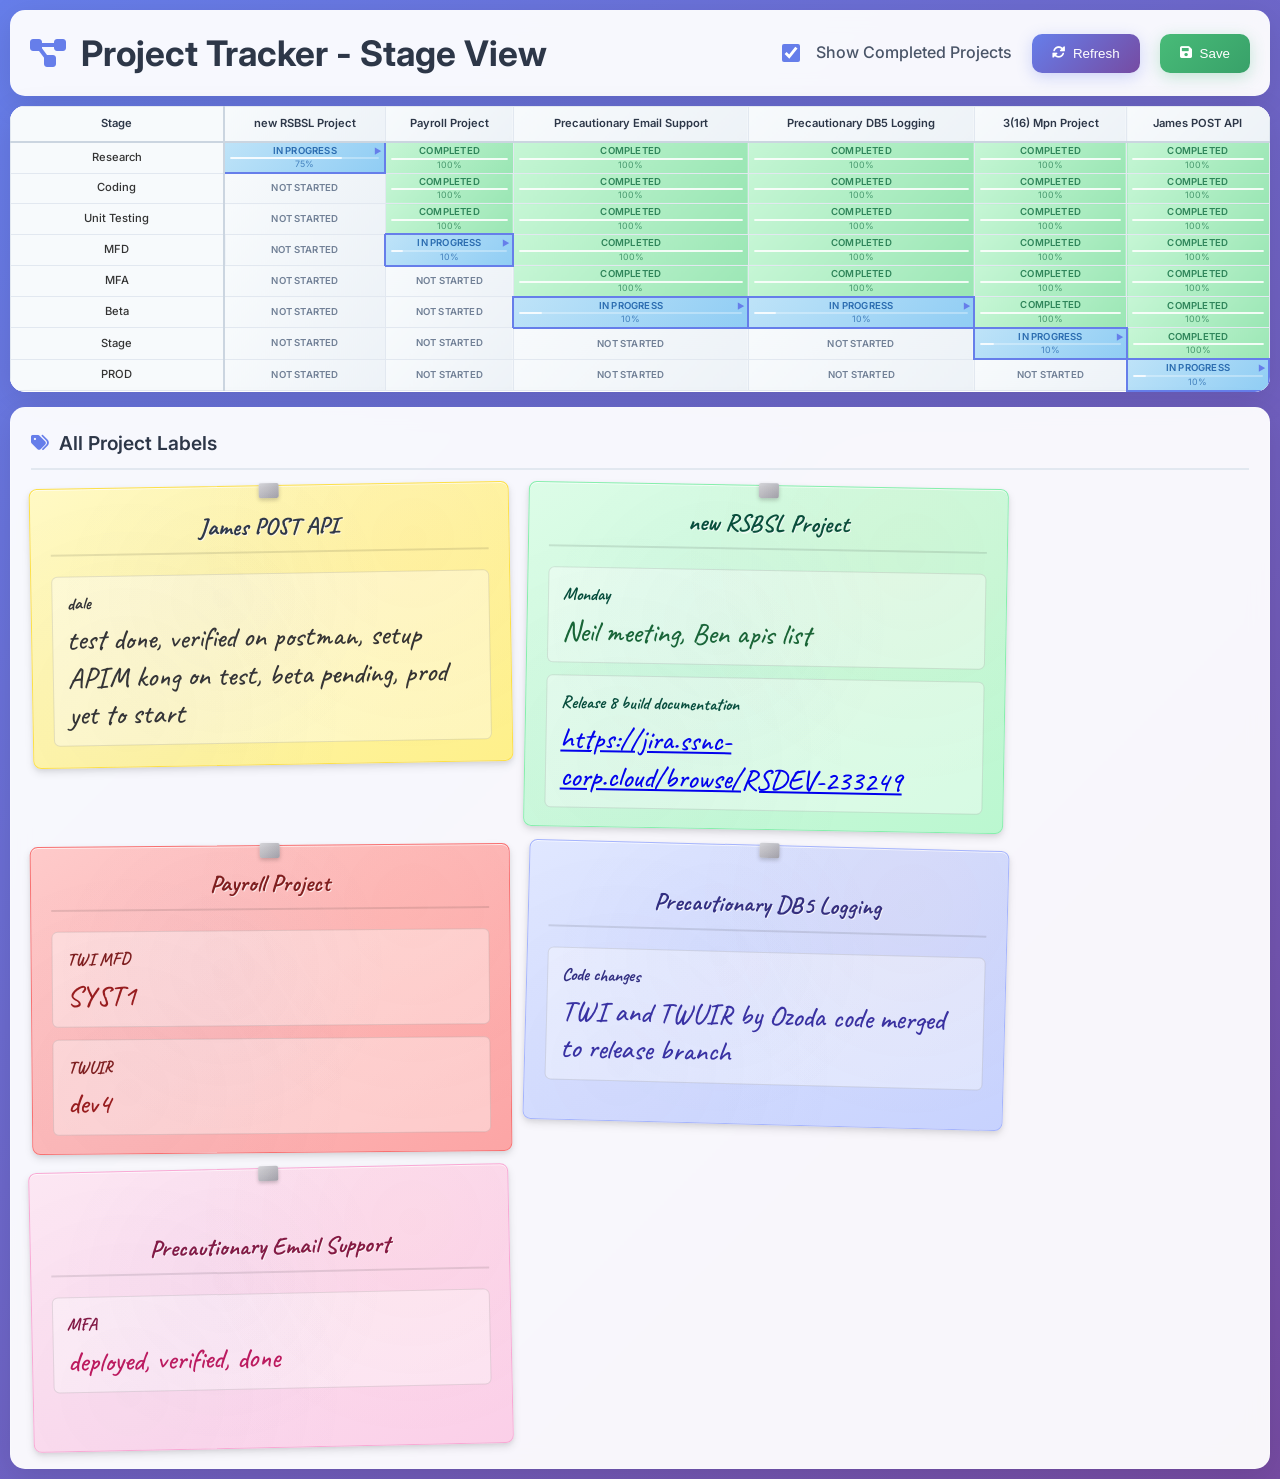
<file: index.html>
<!DOCTYPE html>
<html lang="en">
<head>
    <meta charset="UTF-8">
    <meta name="viewport" content="width=device-width, initial-scale=1.0">
    <title>Project Tracker</title>
    <link rel="stylesheet" href="styles.css">
    <link href="https://fonts.googleapis.com/css2?family=Inter:wght@300;400;500;600;700&family=Caveat:wght@400;600;700&display=swap" rel="stylesheet">
    <link rel="stylesheet" href="https://cdnjs.cloudflare.com/ajax/libs/font-awesome/6.0.0/css/all.min.css">
</head>
<body>
    <div class="container">
        <header class="header">
            <h1><i class="fas fa-project-diagram"></i> Project Tracker - Stage View</h1>
            <div class="header-info">
                <div class="filter-controls">
                    <label class="checkbox-container">
                        <input type="checkbox" id="showCompletedProjects" checked>
                        <span class="checkmark"></span>
                        Show Completed Projects
                    </label>
                </div>
                <button class="refresh-btn" onclick="loadData()">
                    <i class="fas fa-sync-alt"></i>
                    Refresh
                </button>
                <button class="save-btn" onclick="manualSave()" title="Save changes (Ctrl+S)">
                    <i class="fas fa-save"></i>
                    Save
                </button>
            </div>
        </header>

        <div class="tracker-container">
            <div class="tracker-wrapper">
                <table class="tracker-table" id="trackerTable">
                    <thead>
                        <tr id="headerRow">
                            <th class="date-column sticky-column">Stage</th>
                        </tr>
                    </thead>
                    <tbody id="tableBody">
                    </tbody>
                </table>
            </div>
        </div>

        <!-- All Project Labels Summary at Bottom -->
        <div class="main-labels-section">
            <div class="main-labels-header">
                <h3><i class="fas fa-tags"></i> All Project Labels</h3>
            </div>
            <div class="main-labels-container" id="mainLabelsContainer">
                <!-- All project labels will be populated here -->
            </div>
        </div>
    </div>

    <!-- Project Detail Modal -->
    <div id="projectModal" class="modal">
        <div class="modal-content">
            <div class="modal-header">
                <h2 id="modalProjectName">Project Details</h2>
                <span class="close" onclick="closeModal()">&times;</span>
            </div>
            <div class="modal-body">
                <div class="current-stage-info">
                    <h3>Current Active Stage: <span id="modalCurrentStage"></span></h3>
                </div>
                
                <!-- Labels Section -->
                <div class="labels-section">
                    <div class="labels-header">
                        <h3>Project Labels</h3>
                        <button class="add-label-btn" onclick="addNewLabel()">
                            <i class="fas fa-plus"></i> Add Label
                        </button>
                    </div>
                    <div class="labels-container" id="labelsContainer">
                        <!-- Labels will be populated here -->
                    </div>
                </div>
                
                <div class="stages-grid" id="modalStagesGrid">
                    <!-- Stages will be populated here -->
                </div>
            </div>
        </div>
    </div>

    <script src="script.js"></script>
</body>
</html>
</file>
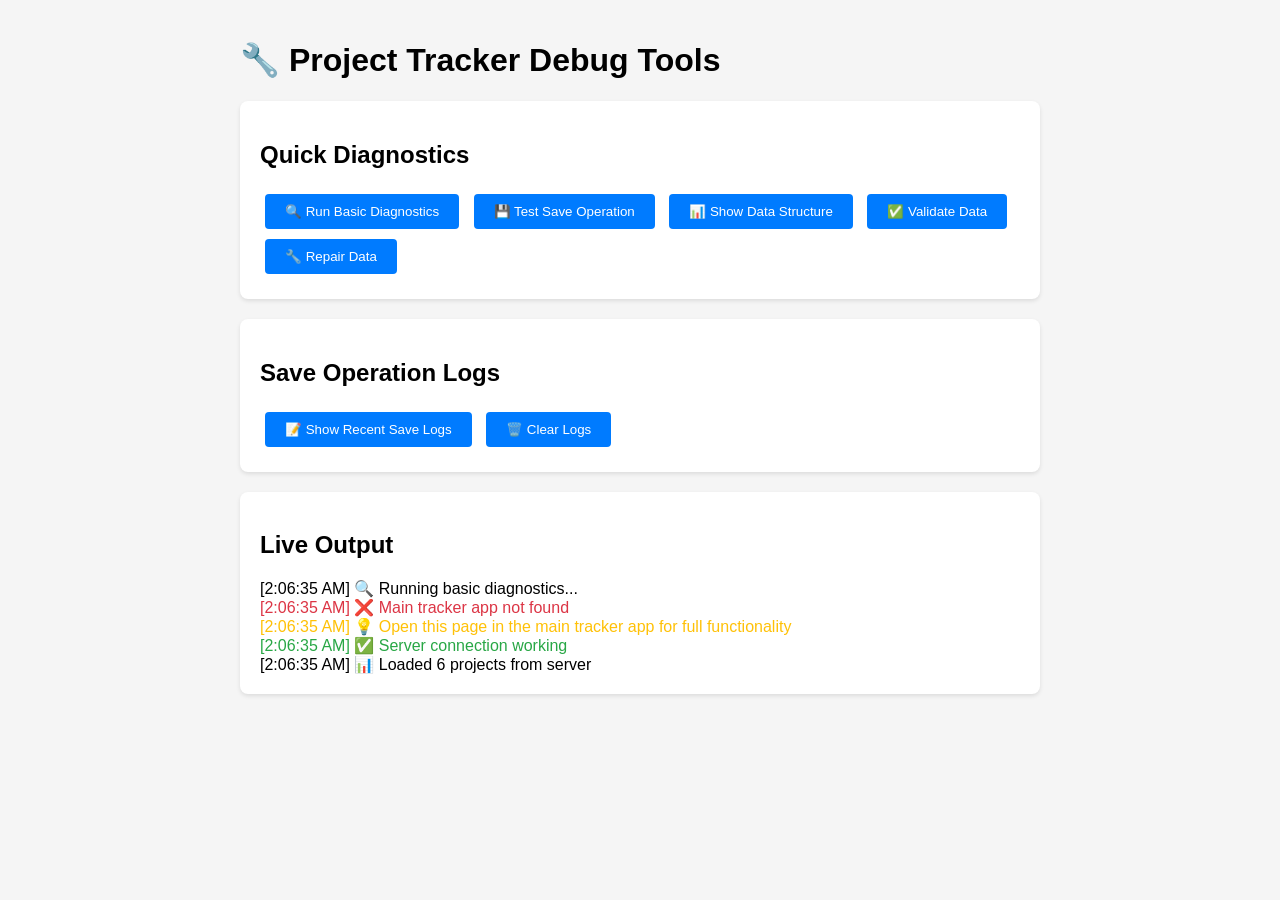
<file: debug.html>
<!DOCTYPE html>
<html lang="en">
<head>
    <meta charset="UTF-8">
    <meta name="viewport" content="width=device-width, initial-scale=1.0">
    <title>Project Tracker - Debug Tools</title>
    <style>
        body {
            font-family: Arial, sans-serif;
            max-width: 800px;
            margin: 0 auto;
            padding: 20px;
            background: #f5f5f5;
        }
        .debug-panel {
            background: white;
            border-radius: 8px;
            padding: 20px;
            margin-bottom: 20px;
            box-shadow: 0 2px 4px rgba(0,0,0,0.1);
        }
        button {
            background: #007bff;
            color: white;
            border: none;
            padding: 10px 20px;
            border-radius: 4px;
            cursor: pointer;
            margin: 5px;
        }
        button:hover {
            background: #0056b3;
        }
        .error { color: #dc3545; }
        .success { color: #28a745; }
        .warning { color: #ffc107; }
        pre {
            background: #f8f9fa;
            padding: 10px;
            border-radius: 4px;
            overflow: auto;
            max-height: 300px;
        }
    </style>
</head>
<body>
    <h1>🔧 Project Tracker Debug Tools</h1>
    
    <div class="debug-panel">
        <h2>Quick Diagnostics</h2>
        <button onclick="runBasicDiagnostics()">🔍 Run Basic Diagnostics</button>
        <button onclick="testSaveOperation()">💾 Test Save Operation</button>
        <button onclick="showDataStructure()">📊 Show Data Structure</button>
        <button onclick="validateData()">✅ Validate Data</button>
        <button onclick="repairData()">🔧 Repair Data</button>
    </div>
    
    <div class="debug-panel">
        <h2>Save Operation Logs</h2>
        <button onclick="showSaveLogs()">📝 Show Recent Save Logs</button>
        <button onclick="clearLogs()">🗑️ Clear Logs</button>
        <div id="logsOutput"></div>
    </div>
    
    <div class="debug-panel">
        <h2>Live Output</h2>
        <div id="output"></div>
    </div>

    <script>
        let output = document.getElementById('output');
        let logsOutput = document.getElementById('logsOutput');
        
        function log(message, type = 'info') {
            const timestamp = new Date().toLocaleTimeString();
            const className = type === 'error' ? 'error' : type === 'success' ? 'success' : type === 'warning' ? 'warning' : '';
            output.innerHTML += `<div class="${className}">[${timestamp}] ${message}</div>`;
            output.scrollTop = output.scrollHeight;
            
            // Also log to console
            console.log(`[Debug] ${message}`);
        }
        
        function clearOutput() {
            output.innerHTML = '';
        }
        
        async function runBasicDiagnostics() {
            clearOutput();
            log('🔍 Running basic diagnostics...');
            
            // Check if main app is loaded
            if (typeof window.parent !== 'undefined' && window.parent.tracker) {
                log('✅ Main tracker app is loaded', 'success');
                const tracker = window.parent.tracker;
                
                log(`📊 Projects: ${tracker.data ? tracker.data.projects.length : 'N/A'}`);
                log(`🎯 Current project: ${tracker.currentProject ? tracker.currentProject.name : 'None'}`);
                log(`💾 Unsaved changes: ${tracker.unsavedChanges ? 'Yes' : 'No'}`);
                
            } else {
                log('❌ Main tracker app not found', 'error');
                log('💡 Open this page in the main tracker app for full functionality', 'warning');
            }
            
            // Test server connection
            try {
                const response = await fetch('/data.json?t=' + Date.now());
                if (response.ok) {
                    log('✅ Server connection working', 'success');
                    const data = await response.json();
                    log(`📊 Loaded ${data.projects.length} projects from server`);
                } else {
                    log(`❌ Server returned error: ${response.status}`, 'error');
                }
            } catch (error) {
                log(`❌ Server connection failed: ${error.message}`, 'error');
            }
        }
        
        async function testSaveOperation() {
            clearOutput();
            log('💾 Testing save operation...');
            
            if (window.parent && window.parent.tracker) {
                const tracker = window.parent.tracker;
                
                try {
                    const success = await tracker.saveDataWithBackup();
                    if (success) {
                        log('✅ Save operation successful', 'success');
                    } else {
                        log('❌ Save operation failed', 'error');
                    }
                } catch (error) {
                    log(`💥 Save operation threw error: ${error.message}`, 'error');
                }
            } else {
                log('❌ Tracker not available', 'error');
            }
        }
        
        function showDataStructure() {
            clearOutput();
            log('📊 Current data structure:');
            
            if (window.parent && window.parent.tracker && window.parent.tracker.data) {
                const data = window.parent.tracker.data;
                output.innerHTML += '<pre>' + JSON.stringify(data, null, 2) + '</pre>';
            } else {
                log('❌ No data available', 'error');
            }
        }
        
        function validateData() {
            clearOutput();
            log('✅ Validating data structure...');
            
            if (window.parent && window.parent.validateDataStructure) {
                window.parent.validateDataStructure();
                log('✅ Validation complete - check console for details', 'success');
            } else {
                log('❌ Validation function not available', 'error');
            }
        }
        
        function repairData() {
            clearOutput();
            log('🔧 Attempting data repair...');
            
            if (window.parent && window.parent.forceDataRepair) {
                window.parent.forceDataRepair();
                log('🔧 Repair complete - check console for details', 'success');
            } else {
                log('❌ Repair function not available', 'error');
            }
        }
        
        function showSaveLogs() {
            logsOutput.innerHTML = '';
            
            try {
                const logs = JSON.parse(localStorage.getItem('tracker_save_logs') || '[]');
                if (logs.length === 0) {
                    logsOutput.innerHTML = '<p>No save logs found.</p>';
                } else {
                    logsOutput.innerHTML = '<pre>' + JSON.stringify(logs, null, 2) + '</pre>';
                }
            } catch (error) {
                logsOutput.innerHTML = `<p class="error">Error loading logs: ${error.message}</p>`;
            }
        }
        
        function clearLogs() {
            localStorage.removeItem('tracker_save_logs');
            logsOutput.innerHTML = '<p>Logs cleared.</p>';
        }
        
        // Auto-run diagnostics on load
        setTimeout(runBasicDiagnostics, 1000);
    </script>
</body>
</html>
</file>
<file: styles.css>
* {
    margin: 0;
    padding: 0;
    box-sizing: border-box;
}

body {
    font-family: 'Inter', -apple-system, BlinkMacSystemFont, 'Segoe UI', Roboto, Oxygen, Ubuntu, Cantarell, sans-serif;
    background: linear-gradient(135deg, #667eea 0%, #764ba2 100%);
    min-height: 100vh;
    color: #333;
    line-height: 1.6;
}

.container {
    max-width: 100%;
    margin: 0 auto;
    padding: 10px;
    min-height: 100vh;
    display: flex;
    flex-direction: column;
}

.header {
    background: rgba(255, 255, 255, 0.95);
    backdrop-filter: blur(10px);
    border-radius: 15px;
    padding: 15px 20px;
    margin-bottom: 10px;
    box-shadow: 0 8px 32px rgba(0, 0, 0, 0.1);
    display: flex;
    justify-content: space-between;
    align-items: center;
    flex-wrap: wrap;
    gap: 15px;
    flex-shrink: 0;
}

.header h1 {
    font-size: 2.2rem;
    font-weight: 700;
    color: #2d3748;
    display: flex;
    align-items: center;
    gap: 15px;
}

.header h1 i {
    color: #667eea;
    font-size: 2rem;
}

.header-info {
    display: flex;
    align-items: center;
    gap: 20px;
    flex-wrap: wrap;
}

.filter-controls {
    display: flex;
    align-items: center;
    gap: 15px;
}

.checkbox-container {
    display: flex;
    align-items: center;
    gap: 8px;
    cursor: pointer;
    font-weight: 500;
    color: #4a5568;
    user-select: none;
}

.checkbox-container input[type="checkbox"] {
    width: 18px;
    height: 18px;
    cursor: pointer;
    accent-color: #667eea;
}

.checkbox-container:hover {
    color: #667eea;
}

.refresh-btn {
    background: linear-gradient(135deg, #667eea, #764ba2);
    color: white;
    border: none;
    padding: 12px 20px;
    border-radius: 10px;
    cursor: pointer;
    font-weight: 500;
    display: flex;
    align-items: center;
    gap: 8px;
    transition: all 0.3s ease;
    box-shadow: 0 4px 15px rgba(102, 126, 234, 0.3);
}

.refresh-btn:hover {
    transform: translateY(-2px);
    box-shadow: 0 6px 20px rgba(102, 126, 234, 0.4);
}

.refresh-btn:active {
    transform: translateY(0);
}

.save-btn {
    background: linear-gradient(135deg, #48bb78, #38a169);
    color: white;
    border: none;
    padding: 12px 20px;
    border-radius: 10px;
    cursor: pointer;
    font-weight: 500;
    display: flex;
    align-items: center;
    gap: 8px;
    transition: all 0.3s ease;
    box-shadow: 0 4px 15px rgba(72, 187, 120, 0.3);
}

.save-btn:hover {
    transform: translateY(-2px);
    box-shadow: 0 6px 20px rgba(72, 187, 120, 0.4);
}

.save-btn:active {
    transform: translateY(0);
}

.save-btn:disabled {
    background: #a0aec0;
    cursor: not-allowed;
    transform: none;
    box-shadow: none;
}

.tracker-container {
    background: rgba(255, 255, 255, 0.95);
    backdrop-filter: blur(10px);
    border-radius: 15px;
    box-shadow: 0 8px 32px rgba(0, 0, 0, 0.1);
    overflow: hidden;
    flex: 1;
    display: flex;
    flex-direction: column;
}

.tracker-wrapper {
    overflow-x: auto;
    overflow-y: auto;
    flex: 1;
    scrollbar-width: thin;
    scrollbar-color: #cbd5e0 #f7fafc;
}

.tracker-wrapper::-webkit-scrollbar {
    width: 8px;
    height: 8px;
}

.tracker-wrapper::-webkit-scrollbar-track {
    background: #f7fafc;
}

.tracker-wrapper::-webkit-scrollbar-thumb {
    background: #cbd5e0;
    border-radius: 4px;
}

.tracker-wrapper::-webkit-scrollbar-thumb:hover {
    background: #a0aec0;
}

.tracker-table {
    width: 100%;
    border-collapse: collapse;
    min-width: 800px;
    background: white;
}

.tracker-table th,
.tracker-table td {
    padding: 3px 5px;
    text-align: center;
    border: 1px solid #e2e8f0;
    position: relative;
    min-width: 90px;
    font-size: 0.7rem;
    height: 30px;
    vertical-align: middle;
}

.tracker-table th {
    background: linear-gradient(135deg, #f7fafc, #edf2f7);
    font-weight: 600;
    color: #2d3748;
    position: sticky;
    top: 0;
    z-index: 10;
    border-bottom: 2px solid #cbd5e0;
    height: 35px;
}

.sticky-column {
    position: sticky;
    left: 0;
    z-index: 20;
    background: #f7fafc !important;
    min-width: 150px !important;
    border-right: 2px solid #cbd5e0 !important;
}

.date-cell {
    font-weight: 500;
    background: #f7fafc;
    border-right: 2px solid #cbd5e0;
    position: sticky;
    left: 0;
    z-index: 5;
}

.date-cell.current-date {
    background: linear-gradient(135deg, #667eea, #764ba2);
    color: white;
    font-weight: 700;
    box-shadow: 0 0 20px rgba(102, 126, 234, 0.3);
    position: relative;
}

@keyframes pulse {
    0%, 100% { transform: scale(1); }
    50% { transform: scale(1.02); }
}

.project-header {
    background: linear-gradient(135deg, #4fd1c7, #0891b2);
    color: white;
    font-weight: 600;
    border-bottom: 2px solid #0891b2;
}

.platform-header {
    background: linear-gradient(135deg, #f093fb, #f5576c);
    color: white;
    font-weight: 500;
    font-size: 0.8rem;
}

.status-cell {
    position: relative;
    cursor: pointer;
    transition: all 0.3s ease;
    border: 2px solid transparent;
}

.status-cell:hover {
    transform: scale(1.05);
    border-color: #667eea;
    box-shadow: 0 4px 15px rgba(0, 0, 0, 0.1);
}

.status-cell.not-started {
    background: linear-gradient(135deg, #f7fafc, #edf2f7);
    color: #718096;
}

.status-cell.pending {
    background: linear-gradient(135deg, #fed7d7, #feb2b2);
    color: #c53030;
}

.status-cell.in-progress {
    background: linear-gradient(135deg, #bee3f8, #90cdf4);
    color: #2b6cb0;
}

.status-cell.completed {
    background: linear-gradient(135deg, #c6f6d5, #9ae6b4);
    color: #2f855a;
}

.status-cell.current-stage {
    border: 2px solid #667eea;
    box-shadow: 0 0 15px rgba(102, 126, 234, 0.3);
    background: linear-gradient(135deg, #bee3f8, #90cdf4) !important;
    position: relative;
}

.status-cell.current-stage::before {
    content: '▶';
    position: absolute;
    top: 2px;
    right: 2px;
    color: #667eea;
    font-size: 8px;
    font-weight: bold;
}

@keyframes starPulse {
    0%, 100% { transform: scale(1); }
    50% { transform: scale(1.2); }
}

@keyframes highlight {
    0%, 100% { box-shadow: 0 0 20px rgba(102, 126, 234, 0.4); }
    50% { box-shadow: 0 0 30px rgba(102, 126, 234, 0.6); }
}

.progress-bar {
    width: 100%;
    height: 2px;
    background: rgba(255, 255, 255, 0.3);
    border-radius: 1px;
    margin-top: 1px;
    overflow: hidden;
}

.progress-fill {
    height: 100%;
    background: rgba(255, 255, 255, 0.8);
    border-radius: 2px;
    transition: width 0.3s ease;
}

.status-text {
    font-weight: 600;
    font-size: 0.6rem;
    text-transform: uppercase;
    letter-spacing: 0.2px;
    line-height: 1.1;
}

.progress-text {
    font-size: 0.55rem;
    margin-top: 1px;
    opacity: 0.8;
    line-height: 1;
}

/* Modal Styles */
.modal {
    display: none;
    position: fixed;
    z-index: 1000;
    left: 0;
    top: 0;
    width: 100%;
    height: 100%;
    background-color: rgba(0, 0, 0, 0.5);
    backdrop-filter: blur(5px);
}

.modal-content {
    background: white;
    margin: 5% auto;
    padding: 0;
    border-radius: 15px;
    width: 90%;
    max-width: 800px;
    box-shadow: 0 20px 60px rgba(0, 0, 0, 0.3);
    animation: modalSlideIn 0.3s ease;
}

@keyframes modalSlideIn {
    from {
        opacity: 0;
        transform: translateY(-50px);
    }
    to {
        opacity: 1;
        transform: translateY(0);
    }
}

/* Modal Header Controls */
.modal-header {
    display: flex;
    justify-content: space-between;
    align-items: center;
    padding: 20px 30px;
    border-bottom: 1px solid #e2e8f0;
    background: linear-gradient(135deg, #f7fafc, #edf2f7);
}

.modal-header h2 {
    margin: 0;
    color: #2d3748;
    flex: 1;
}

.modal-header-controls {
    display: flex;
    align-items: center;
    gap: 15px;
}

.close {
    color: white;
    font-size: 28px;
    font-weight: bold;
    cursor: pointer;
    transition: all 0.3s ease;
    width: 30px;
    height: 30px;
    display: flex;
    align-items: center;
    justify-content: center;
    border-radius: 50%;
    background: rgba(255, 255, 255, 0.1);
}

.close:hover,
.close:focus {
    background: rgba(255, 255, 255, 0.2);
    transform: scale(1.1);
}

.modal-body {
    padding: 30px;
}

.current-stage-info {
    background: linear-gradient(135deg, #f7fafc, #edf2f7);
    border-radius: 10px;
    padding: 20px;
    margin-bottom: 30px;
    border-left: 5px solid #667eea;
}

.current-stage-info h3 {
    margin: 0;
    color: #2d3748;
    font-size: 1.2rem;
}

.current-stage-info span {
    color: #667eea;
    font-weight: 700;
}

/* Labels Section */
.labels-section {
    background: #f8fafc;
    border-radius: 12px;
    padding: 20px;
    margin-bottom: 25px;
    border: 1px solid #e2e8f0;
}

.labels-header {
    display: flex;
    justify-content: space-between;
    align-items: center;
    margin-bottom: 15px;
}

.labels-header h3 {
    margin: 0;
    color: #2d3748;
    font-size: 1.1rem;
}

.add-label-btn {
    background: linear-gradient(135deg, #667eea, #764ba2);
    color: white;
    border: none;
    padding: 8px 15px;
    border-radius: 8px;
    cursor: pointer;
    font-size: 0.85rem;
    font-weight: 500;
    display: flex;
    align-items: center;
    gap: 6px;
    transition: all 0.3s ease;
}

.add-label-btn:hover {
    transform: translateY(-1px);
    box-shadow: 0 4px 12px rgba(102, 126, 234, 0.3);
}

.labels-container {
    display: flex;
    flex-direction: column;
    gap: 12px;
}

.label-item {
    display: flex;
    flex-direction: column;
    gap: 8px;
    background: white;
    padding: 12px 15px;
    border-radius: 8px;
    border: 1px solid #e2e8f0;
    transition: all 0.2s ease;
    font-size: 0.85rem;
    width: 100%;
}

.label-item:hover {
    border-color: #667eea;
    box-shadow: 0 2px 8px rgba(102, 126, 234, 0.1);
}

/* Label editing state */
.label-item.editing {
    background: #f8fafc;
    border: 2px solid #667eea;
    box-shadow: 0 4px 12px rgba(102, 126, 234, 0.15);
}

.label-item.editing .label-input {
    width: 100%;
    margin-bottom: 8px;
}

.label-item.editing .label-input.label-key {
    max-width: none;
    width: 100%;
}

.label-item.editing .label-actions {
    margin-top: 8px;
    justify-content: flex-end;
}

.label-input {
    flex: 1;
    border: 1px solid #e2e8f0;
    border-radius: 6px;
    padding: 8px 12px;
    font-size: 0.9rem;
    transition: border-color 0.2s ease;
}

.label-input:focus {
    outline: none;
    border-color: #667eea;
    box-shadow: 0 0 0 3px rgba(102, 126, 234, 0.1);
}

.label-input.label-key {
    max-width: 150px;
}

.label-actions {
    display: flex;
    gap: 6px;
    justify-content: flex-end;
    margin-top: 4px;
}

.label-btn {
    background: none;
    border: none;
    cursor: pointer;
    padding: 4px;
    border-radius: 3px;
    font-size: 0.75rem;
    transition: all 0.2s ease;
}

.label-btn.save {
    color: #38a169;
}

.label-btn.save:hover {
    background: #f0fff4;
}

.label-btn.edit {
    color: #3182ce;
}

.label-btn.edit:hover {
    background: #ebf8ff;
}

.label-btn.delete {
    color: #e53e3e;
}

.label-btn.delete:hover {
    background: #fed7d7;
}

.label-btn.cancel {
    color: #718096;
}

.label-btn.cancel:hover {
    background: #f7fafc;
}

.label-display {
    display: flex;
    flex-direction: column;
    gap: 4px;
    flex: 1;
}

.label-key-display {
    font-weight: 600;
    color: #2d3748;
    font-size: 0.9rem;
}

.label-value-display {
    color: #4a5568;
    word-break: break-all;
    font-size: 0.85rem;
    padding: 4px 8px;
    background: #f8fafc;
    border-radius: 4px;
    border: 1px solid #e2e8f0;
}

.label-value-display a {
    color: #667eea;
    text-decoration: none;
}

.label-value-display a:hover {
    text-decoration: underline;
}

.stages-grid {
    display: grid;
    grid-template-columns: repeat(auto-fit, minmax(200px, 1fr));
    gap: 10px;
    margin-top: 15px;
}

.stage-card {
    background: #f7fafc;
    border: 1px solid #e2e8f0;
    border-radius: 8px;
    padding: 10px;
    transition: all 0.3s ease;
    font-size: 0.85rem;
}

.stage-card:hover {
    transform: translateY(-2px);
    box-shadow: 0 4px 12px rgba(0, 0, 0, 0.1);
}

.stage-card.current-stage {
    border-color: #667eea;
    background: linear-gradient(135deg, #667eea, #764ba2);
    color: white;
}

.stage-card.current-stage .stage-header .stage-name {
    color: white;
    font-weight: 600;
}

.stage-card.completed {
    border-color: #48bb78;
    background: linear-gradient(135deg, #f0fff4, #c6f6d5);
}

.stage-card.in-progress {
    border-color: #ed8936;
    background: linear-gradient(135deg, #fffaf0, #fbd38d);
}

.stage-header {
    display: flex;
    justify-content: space-between;
    align-items: center;
    margin-bottom: 6px;
}

.stage-header-left {
    display: flex;
    flex-direction: column;
    align-items: flex-start;
    gap: 2px;
    flex: 1;
}

.stage-checkbox-container {
    display: flex;
    align-items: center;
    justify-content: flex-end;
}

/* Stage Done Checkbox Styles */
.stage-done-checkbox {
    display: flex;
    align-items: center;
    gap: 4px;
    cursor: pointer;
    font-size: 0.7rem;
    color: #4a5568;
    font-weight: 500;
    transition: all 0.3s ease;
    padding: 3px 6px;
    border-radius: 4px;
    background: rgba(255, 255, 255, 0.8);
    border: 1px solid #e2e8f0;
    user-select: none;
}

.stage-done-checkbox:hover {
    background: rgba(102, 126, 234, 0.1);
    border-color: rgba(102, 126, 234, 0.3);
    color: #667eea;
    transform: translateY(-1px);
    box-shadow: 0 2px 8px rgba(102, 126, 234, 0.15);
}

.stage-done-checkbox input[type="checkbox"] {
    width: 12px;
    height: 12px;
    margin: 0;
    cursor: pointer;
    accent-color: #48bb78;
    border-radius: 3px;
}

.stage-done-checkbox input[type="checkbox"]:checked {
    accent-color: #48bb78;
}

.stage-checkmark {
    display: none; /* Using native checkbox for now */
}

.checkbox-label {
    font-size: 0.65rem;
    white-space: nowrap;
    font-weight: 500;
}

/* Checked state styling */
.stage-done-checkbox input[type="checkbox"]:checked ~ .checkbox-label {
    color: #48bb78;
    font-weight: 600;
}

/* Current stage styling */
.stage-card.current-stage .stage-done-checkbox {
    background: rgba(255, 255, 255, 0.9);
    border-color: rgba(255, 255, 255, 0.5);
    color: #2d3748;
}

.stage-card.current-stage .stage-done-checkbox:hover {
    background: white;
    border-color: #667eea;
    color: #667eea;
}

/* Completed stage styling */
.stage-card.completed .stage-done-checkbox {
    background: rgba(72, 187, 120, 0.1);
    border-color: rgba(72, 187, 120, 0.3);
    color: #38a169;
}

.stage-card.completed .stage-done-checkbox input[type="checkbox"]:checked ~ .checkbox-label {
    color: #38a169;
    font-weight: 600;
}

/* Responsive adjustments for stage checkboxes */
@media (max-width: 768px) {
    .stage-done-checkbox {
        font-size: 0.7rem;
        padding: 3px 6px;
        gap: 4px;
    }
    
    .stage-done-checkbox input[type="checkbox"] {
        width: 12px;
        height: 12px;
    }
    
    .checkbox-label {
        font-size: 0.7rem;
    }
}

/* Responsive Design */
@media (max-width: 768px) {
    .container {
        padding: 15px;
    }
    
    .header {
        padding: 20px;
        flex-direction: column;
        text-align: center;
    }
    
    .header h1 {
        font-size: 1.8rem;
    }
    
    .tracker-table th,
    .tracker-table td {
        padding: 10px 8px;
        min-width: 100px;
        font-size: 0.9rem;
    }
}

@media (max-width: 480px) {
    .header h1 {
        font-size: 1.5rem;
    }
    
    .tracker-table th,
    .tracker-table td {
        padding: 8px 6px;
        min-width: 80px;
        font-size: 0.8rem;
    }
    
    .status-text {
        font-size: 0.75rem;
    }
    
    .progress-text {
        font-size: 0.7rem;
    }
}

/* Loading Animation */
.loading {
    display: flex;
    justify-content: center;
    align-items: center;
    height: 200px;
    font-size: 1.2rem;
    color: #667eea;
}

.loading::after {
    content: '';
    width: 20px;
    height: 20px;
    border: 2px solid #667eea;
    border-top: 2px solid transparent;
    border-radius: 50%;
    margin-left: 10px;
    animation: spin 1s linear infinite;
}

@keyframes spin {
    0% { transform: rotate(0deg); }
    100% { transform: rotate(360deg); }
}

/* Close button adjustments */
.modal-header .close {
    font-size: 1.5rem;
    font-weight: 300;
    color: #a0aec0;
    cursor: pointer;
    padding: 4px 8px;
    border-radius: 4px;
    transition: all 0.3s ease;
    display: flex;
    align-items: center;
    justify-content: center;
    width: 32px;
    height: 32px;
}

.modal-header .close:hover {
    color: #e53e3e;
    background: rgba(229, 62, 62, 0.1);
    transform: scale(1.1);
}

/* Stage Name and Status Styles */
.stage-name {
    font-weight: 600;
    font-size: 0.8rem;
    color: #2d3748;
    margin: 0;
}

.stage-status {
    padding: 2px 6px;
    border-radius: 4px;
    font-size: 0.65rem;
    font-weight: 600;
    text-transform: uppercase;
    letter-spacing: 0.3px;
    margin: 0;
}

.stage-status.completed {
    background: #48bb78;
    color: white;
}

.stage-status.in-progress {
    background: #ed8936;
    color: white;
}

.stage-status.not-started {
    background: #a0aec0;
    color: white;
}

.stage-status.pending {
    background: #ecc94b;
    color: white;
}

/* Stage Progress Styles */
.stage-progress {
    margin: 6px 0;
}

.stage-progress-bar {
    width: 100%;
    height: 6px;
    background: #e2e8f0;
    border-radius: 3px;
    overflow: hidden;
    margin-bottom: 3px;
}

.stage-progress-fill {
    height: 100%;
    transition: width 0.3s ease;
    border-radius: 3px;
}

.stage-progress-fill.completed {
    background: linear-gradient(90deg, #48bb78, #38a169);
}

.stage-progress-fill.in-progress {
    background: linear-gradient(90deg, #ed8936, #dd6b20);
}

.stage-progress-fill.pending {
    background: linear-gradient(90deg, #ecc94b, #d69e2e);
}

.stage-progress-text {
    display: flex;
    justify-content: space-between;
    font-size: 0.7rem;
    color: #4a5568;
}

.stage-card.current-stage .stage-progress-text {
    color: rgba(255, 255, 255, 0.9);
}

.stage-updated {
    font-size: 0.65rem;
    color: #718096;
    margin-top: 6px;
    font-style: italic;
}

.stage-card.current-stage .stage-updated {
    color: rgba(255, 255, 255, 0.8);
}

/* Main Screen Labels Section - Sticky Notes Style */
.main-labels-section {
    background: rgba(255, 255, 255, 0.95);
    backdrop-filter: blur(10px);
    border-radius: 15px;
    padding: 20px;
    margin-top: 15px;
    box-shadow: 0 8px 32px rgba(0, 0, 0, 0.1);
    border: 1px solid rgba(255, 255, 255, 0.2);
}

.main-labels-header {
    display: flex;
    align-items: center;
    margin-bottom: 15px;
    padding-bottom: 10px;
    border-bottom: 2px solid #e2e8f0;
}

.main-labels-header h3 {
    margin: 0;
    color: #2d3748;
    font-size: 1.2rem;
    font-weight: 600;
    display: flex;
    align-items: center;
    gap: 10px;
}

.main-labels-header i {
    color: #667eea;
    font-size: 1.1rem;
}

.main-labels-container {
    display: flex;
    flex-wrap: wrap;
    gap: 15px;
    justify-content: flex-start;
    align-items: flex-start;
}

.project-labels-group {
    display: contents; /* This makes the group transparent, allowing children to flow directly into parent flex container */
}

.project-name-header {
    display: none; /* Hide project names outside sticky notes */
}

.project-name-header::before {
    display: none; /* Hide project folder icon */
}

.project-labels-list {
    display: contents; /* This makes the list transparent, allowing sticky notes to flow directly */
}

.simple-label-item {
    background: linear-gradient(145deg, #fff9c4, #fef08a);
    border: 1px solid #fde047;
    border-radius: 8px;
    padding: 18px 20px;
    box-shadow: 
        0 4px 8px rgba(0, 0, 0, 0.1),
        0 2px 4px rgba(0, 0, 0, 0.06),
        inset 0 1px 0 rgba(255, 255, 255, 0.7);
    position: relative;
    transform: rotate(-1deg);
    transition: all 0.3s ease;
    min-height: 120px;
    width: 250px;
    flex-shrink: 0;
    display: flex;
    flex-direction: column;
    justify-content: center;
    font-family: 'Caveat', cursive, sans-serif;
    cursor: pointer;
    animation: stickyNoteFloat 6s ease-in-out infinite;
    --rotation: -1deg;
}

.simple-label-item:nth-child(2n) {
    background: linear-gradient(145deg, #dcfce7, #bbf7d0);
    border-color: #86efac;
    transform: rotate(1deg);
    --rotation: 1deg;
    animation-delay: -2s;
}

.simple-label-item:nth-child(2n) .label-project,
.simple-label-item:nth-child(2n) .label-key {
    color: #064e3b;
}

.simple-label-item:nth-child(2n) .label-value {
    color: #166534;
}

.simple-label-item:nth-child(3n) {
    background: linear-gradient(145deg, #fecaca, #fca5a5);
    border-color: #f87171;
    transform: rotate(-0.5deg);
    --rotation: -0.5deg;
    animation-delay: -4s;
}

.simple-label-item:nth-child(3n) .label-project,
.simple-label-item:nth-child(3n) .label-key {
    color: #7f1d1d;
}

.simple-label-item:nth-child(3n) .label-value {
    color: #991b1b;
}

.simple-label-item:nth-child(4n) {
    background: linear-gradient(145deg, #e0e7ff, #c7d2fe);
    border-color: #a5b4fc;
    transform: rotate(1.5deg);
    --rotation: 1.5deg;
    animation-delay: -1s;
}

.simple-label-item:nth-child(4n) .label-project,
.simple-label-item:nth-child(4n) .label-key {
    color: #312e81;
}

.simple-label-item:nth-child(4n) .label-value {
    color: #3730a3;
}

.simple-label-item:nth-child(5n) {
    background: linear-gradient(145deg, #fce7f3, #fbcfe8);
    border-color: #f9a8d4;
    transform: rotate(-1.2deg);
    --rotation: -1.2deg;
    animation-delay: -3s;
}

.simple-label-item:nth-child(5n) .label-project,
.simple-label-item:nth-child(5n) .label-key {
    color: #831843;
}

.simple-label-item:nth-child(5n) .label-value {
    color: #be185d;
}

.simple-label-item::before {
    content: "";
    position: absolute;
    top: -3px;
    left: 50%;
    transform: translateX(-50%);
    width: 20px;
    height: 15px;
    background: linear-gradient(145deg, #d4d4d8, #a1a1aa);
    border-radius: 2px;
    box-shadow: 0 2px 4px rgba(0, 0, 0, 0.2);
}

.simple-label-item:hover {
    transform: rotate(0deg) scale(1.05);
    box-shadow: 
        0 8px 16px rgba(0, 0, 0, 0.15),
        0 4px 8px rgba(0, 0, 0, 0.1),
        inset 0 1px 0 rgba(255, 255, 255, 0.8);
    z-index: 10;
}

/* Pin/Unpin Button on Sticky Notes */
.sticky-note-pin-btn {
    position: absolute;
    top: 8px;
    right: 8px;
    width: 20px;
    height: 20px;
    background: rgba(255, 255, 255, 0.9);
    border: 1px solid rgba(0, 0, 0, 0.2);
    border-radius: 50%;
    display: flex;
    align-items: center;
    justify-content: center;
    cursor: pointer;
    font-size: 12px;
    color: #ef4444;
    font-weight: bold;
    transition: all 0.2s ease;
    opacity: 0;
    transform: scale(0.8);
    z-index: 15;
    box-shadow: 0 2px 4px rgba(0, 0, 0, 0.1);
}

.simple-label-item:hover .sticky-note-pin-btn {
    opacity: 1;
    transform: scale(1);
}

.sticky-note-pin-btn:hover {
    background: #fee2e2;
    border-color: #ef4444;
    transform: scale(1.1);
    box-shadow: 0 2px 8px rgba(239, 68, 68, 0.3);
}

.sticky-note-pin-btn:active {
    transform: scale(0.95);
}

/* Always show pin button on mobile for better UX */
@media (max-width: 768px) {
    .sticky-note-pin-btn {
        opacity: 0.8;
        transform: scale(1);
    }
}

/* Add keyframe animation for floating effect */
@keyframes stickyNoteFloat {
    0%, 100% {
        transform: translateY(0px) rotate(var(--rotation, -1deg));
    }
    50% {
        transform: translateY(-2px) rotate(var(--rotation, -1deg));
    }
}

/* Add a subtle paper texture */
.simple-label-item::after {
    content: "";
    position: absolute;
    top: 0;
    left: 0;
    right: 0;
    bottom: 0;
    background-image: 
        radial-gradient(circle at 20% 80%, rgba(120, 119, 198, 0.03) 0%, transparent 50%),
        radial-gradient(circle at 80% 20%, rgba(255, 119, 48, 0.03) 0%, transparent 50%),
        radial-gradient(circle at 40% 40%, rgba(120, 119, 198, 0.03) 0%, transparent 50%);
    border-radius: 8px;
    pointer-events: none;
}

/* Empty state for main labels */
.main-labels-empty {
    text-align: center;
    color: #a0aec0;
    font-style: italic;
    font-size: 1rem;
    padding: 40px;
    background: linear-gradient(145deg, #f8fafc, #f1f5f9);
    border-radius: 12px;
    border: 2px dashed #e2e8f0;
    position: relative;
}

.main-labels-empty::before {
    content: "📝";
    display: block;
    font-size: 3rem;
    margin-bottom: 15px;
    opacity: 0.7;
}

/* Project sticky note styles */
.project-sticky-note {
    min-height: 280px !important;
    width: 480px !important;
}

/* Project title styling in sticky notes */
.label-project {
    font-size: 1.5rem;
    font-weight: 800;
    color: #2d3748;
    margin-bottom: 8px;
    text-align: center;
    border-bottom: 2px solid rgba(0, 0, 0, 0.1);
    padding-bottom: 6px;
    text-shadow: 1px 1px 0 rgba(255, 255, 255, 0.7);
}

.project-labels-content {
    display: flex;
    flex-direction: column;
    gap: 12px;
    margin-top: 12px;
}

.project-label-row {
    display: flex;
    flex-direction: column;
    gap: 4px;
    padding: 12px 14px;
    background: rgba(255, 255, 255, 0.4);
    border-radius: 6px;
    border: 1px solid rgba(0, 0, 0, 0.1);
    position: relative;
}

.project-label-row .label-key {
    font-size: 1.1rem;
    font-weight: 700;
    margin-bottom: 0;
}

.project-label-row .label-value {
    font-size: 1.8rem;
    font-weight: 500;
    margin-bottom: 0;
    line-height: 1.3;
}

.label-unpin-btn {
    position: absolute;
    top: 4px;
    right: 4px;
    width: 16px;
    height: 16px;
    background: rgba(255, 255, 255, 0.9);
    border: 1px solid rgba(239, 68, 68, 0.3);
    border-radius: 50%;
    display: flex;
    align-items: center;
    justify-content: center;
    cursor: pointer;
    font-size: 10px;
    color: #ef4444;
    font-weight: bold;
    transition: all 0.2s ease;
    opacity: 0;
}

.project-label-row:hover .label-unpin-btn {
    opacity: 1;
}

.label-unpin-btn:hover {
    background: #fee2e2;
    border-color: #ef4444;
    transform: scale(1.1);
}

/* Responsive adjustments for project sticky notes */
@media (max-width: 768px) {
    .project-sticky-note {
        width: 280px !important;
        min-height: 120px !important;
    }
    
    .project-label-row .label-key {
        font-size: 0.85rem;
    }
    
    .project-label-row .label-value {
        font-size: 0.8rem;
    }
    
    .label-unpin-btn {
        opacity: 0.7;
    }
}

@media (max-width: 480px) {
    .project-sticky-note {
        width: 250px !important;
        min-height: 100px !important;
    }
}
</file>
